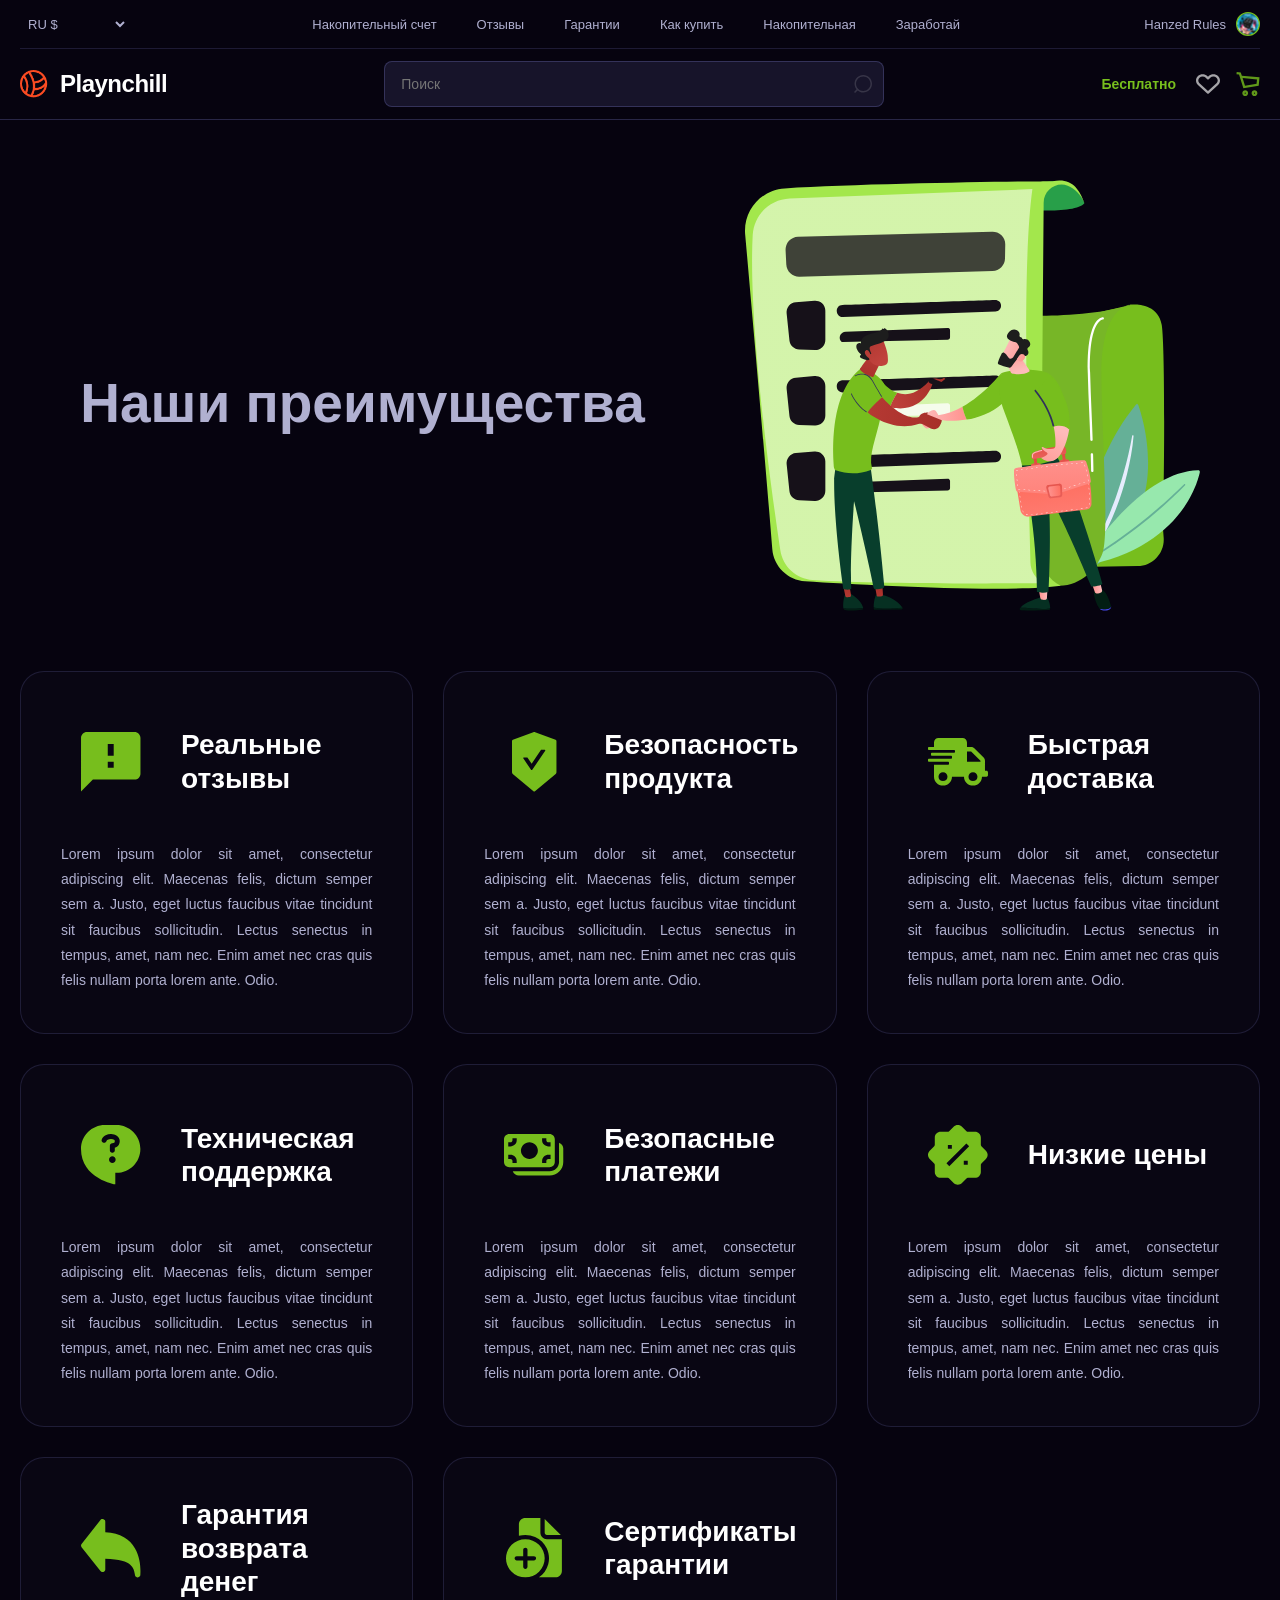
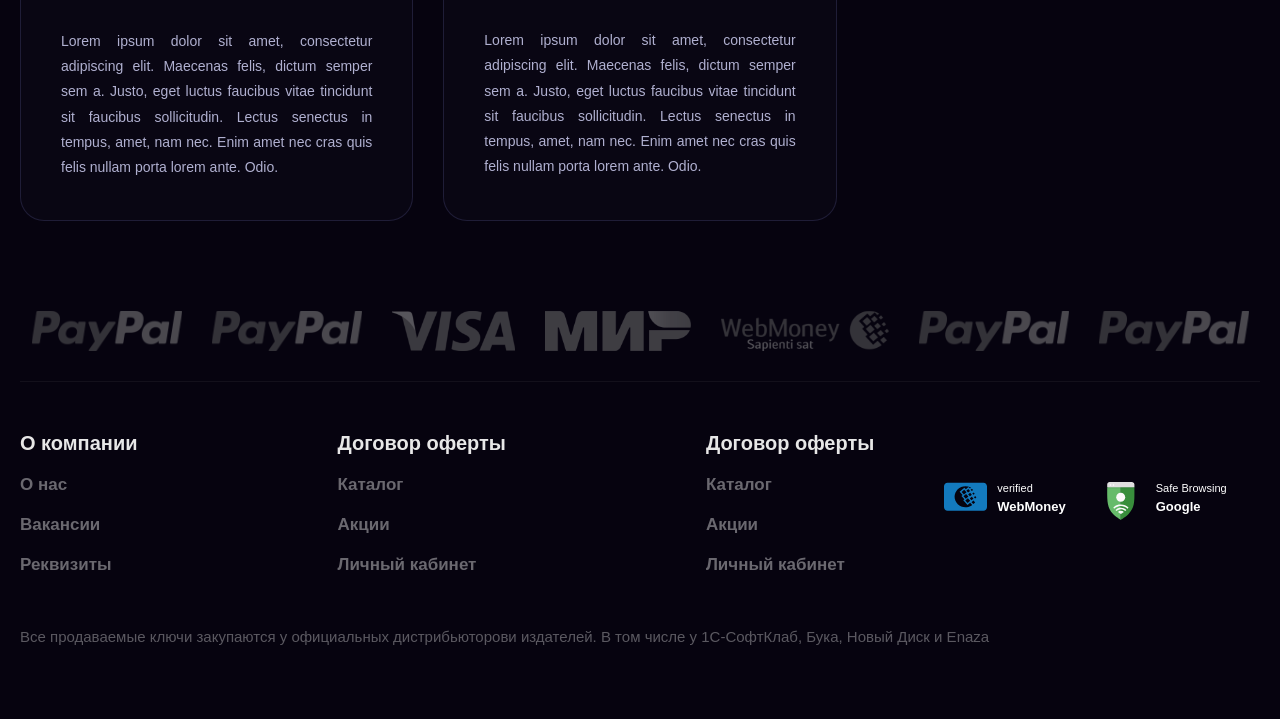
<file: Preimushestva/index.html>
<!DOCTYPE html>
<html lang="en">

<head>
    <meta charset="UTF-8">
    <meta name="viewport" content="width=device-width, initial-scale=1.0">
    <title>Document</title>
    <link rel="stylesheet" href="./style.css">
</head>

<body>
    <section id="header">
        <div class="container">
            <div class="navbar">
                <select>
                    <option value="">RU $</option>
                    <option value="">EN $</option>
                    <option value="">Русский (RU)</option>
                    <option value="">English (EN)</option>
                </select>
                <div class="navs">
                    <a href="">Накопительный счет</a>
                    <a href="">Отзывы</a>
                    <a href="">Гарантии</a>
                    <a href="">Как купить</a>
                    <a href="">Накопительная</a>
                    <a href="">Заработай</a>
                </div>
                <div class="rules">
                    <h3>Hanzed Rules</h3>
                    <img src="./icons/first.svg" alt="" title="Правила" />
                </div>
            </div>

            <div class="sec-header">
                <div class="s-name">
                    <img src="./icons/second.svg" alt="" />
                    <a href="/SPEED/index.html">
                        <h2>Playnchill</h2>
                    </a>
                </div>
                <div class="search-wrapper">
                    <input type="text" class="inp-icon" placeholder="Поиск" />
                    <img src="./icons/poisk.svg" alt="" class="search-icon" />
                </div>
                <div class="header-right">
                    <a href="" class="free-link">Бесплатно</a>
                    <div class="header-icons">
                        <img class="likeh" src="./icons/like.svg" alt="Избранное" title="Мне нравится" />
                        <img src="./icons/korzina.svg" alt="Корзина" title="Корзина" />
                    </div>
                </div>
            </div>
        </div>
    </section>

    <main>
        <div class="container">
            <div class="txt-prem">
                <h1 class="big-text1">Наши преимущества</h1>
                <img src="./icons/zakaz.svg" alt="">
            </div>
        </div>


        <div class="container">
            <div class="cards">

                <div class="card">
                    <div class="up-block">
                        <img src="./icons/!.svg" alt="">
                        <h2>Реальные отзывы</h2>
                    </div>
                    <div class="down-block">
                        <p>Lorem ipsum dolor sit amet, consectetur adipiscing elit. Maecenas felis, dictum semper sem a.
                            Justo, eget luctus faucibus vitae tincidunt sit faucibus sollicitudin. Lectus senectus in
                            tempus, amet, nam nec. Enim amet nec cras quis felis nullam porta lorem ante. Odio.</p>
                    </div>
                </div>

                <div class="card">
                    <div class="up-block">
                        <img src="./icons/bezopastnost.svg" alt="">
                        <h2>Безопасность продукта</h2>
                    </div>
                    <div class="down-block">
                        <p>Lorem ipsum dolor sit amet, consectetur adipiscing elit. Maecenas felis, dictum semper sem a.
                            Justo, eget luctus faucibus vitae tincidunt sit faucibus sollicitudin. Lectus senectus in
                            tempus, amet, nam nec. Enim amet nec cras quis felis nullam porta lorem ante. Odio.</p>
                    </div>
                </div>

                <div class="card">
                    <div class="up-block">
                        <img src="./icons/dostavka.svg" alt="">
                        <h2>Быстрая доставка</h2>
                    </div>
                    <div class="down-block">
                        <p>Lorem ipsum dolor sit amet, consectetur adipiscing elit. Maecenas felis, dictum semper sem a.
                            Justo, eget luctus faucibus vitae tincidunt sit faucibus sollicitudin. Lectus senectus in
                            tempus, amet, nam nec. Enim amet nec cras quis felis nullam porta lorem ante. Odio.</p>
                    </div>
                </div>

                <div class="card">
                    <div class="up-block">
                        <img src="./icons/vopros.svg" alt="">
                        <h2>Техническая поддержка</h2>
                    </div>
                    <div class="down-block">
                        <p>Lorem ipsum dolor sit amet, consectetur adipiscing elit. Maecenas felis, dictum semper sem a.
                            Justo, eget luctus faucibus vitae tincidunt sit faucibus sollicitudin. Lectus senectus in
                            tempus, amet, nam nec. Enim amet nec cras quis felis nullam porta lorem ante. Odio.</p>
                    </div>
                </div>

                <div class="card">
                    <div class="up-block">
                        <img src="./icons/plateji.svg" alt="">
                        <h2>Безопасные платежи</h2>
                    </div>
                    <div class="down-block">
                        <p>Lorem ipsum dolor sit amet, consectetur adipiscing elit. Maecenas felis, dictum semper sem a.
                            Justo, eget luctus faucibus vitae tincidunt sit faucibus sollicitudin. Lectus senectus in
                            tempus, amet, nam nec. Enim amet nec cras quis felis nullam porta lorem ante. Odio.</p>
                    </div>
                </div>

                <div class="card">
                    <div class="up-block">
                        <img src="./icons/prosent.svg" alt="">
                        <h2>Низкие цены</h2>
                    </div>
                    <div class="down-block">
                        <p>Lorem ipsum dolor sit amet, consectetur adipiscing elit. Maecenas felis, dictum semper sem a.
                            Justo, eget luctus faucibus vitae tincidunt sit faucibus sollicitudin. Lectus senectus in
                            tempus, amet, nam nec. Enim amet nec cras quis felis nullam porta lorem ante. Odio.</p>
                    </div>
                </div>

                <div class="card">
                    <div class="up-block">
                        <img src="./icons/strelka.svg" alt="">
                        <h2>Гарантия возврата денег</h2>
                    </div>
                    <div class="down-block">
                        <p>Lorem ipsum dolor sit amet, consectetur adipiscing elit. Maecenas felis, dictum semper sem a.
                            Justo, eget luctus faucibus vitae tincidunt sit faucibus sollicitudin. Lectus senectus in
                            tempus, amet, nam nec. Enim amet nec cras quis felis nullam porta lorem ante. Odio.</p>
                    </div>
                </div>

                <div class="card">
                    <div class="up-block">
                        <img src="./icons/papka.svg" alt="">
                        <h2>Сертификаты гарантии</h2>
                    </div>
                    <div class="down-block">
                        <p>Lorem ipsum dolor sit amet, consectetur adipiscing elit. Maecenas felis, dictum semper sem a.
                            Justo, eget luctus faucibus vitae tincidunt sit faucibus sollicitudin. Lectus senectus in
                            tempus, amet, nam nec. Enim amet nec cras quis felis nullam porta lorem ante. Odio.</p>
                    </div>
                </div>

            </div>
        </div>
    </main>


    <section class="end">
        <div class="container">
            <div class="end-dd">
                <img src="./icons/paypal.svg" alt="">
                <img src="./icons/mastercard.svg" alt="">
                <img src="./icons/visa.svg" alt="">
                <img src="./icons/мир.svg" alt="">
                <img src="./icons/webmoney.svg" alt="">
                <img src="./icons/paypal.svg" alt="">
                <img src="./icons/paypal.svg" alt="">
            </div>
            <div class="end-main">
                <div class="end-vv">
                    <div class="end-blo">
                        <h5>О компании</h5>
                        <h6>О нас</h6>
                        <h6>Вакансии</h6>
                        <h6>Реквизиты</h6>
                    </div>
                    <div class="end-blo">
                        <h5>Договор оферты</h5>
                        <h6>Каталог</h6>
                        <h6>Акции</h6>
                        <h6>Личный кабинет</h6>
                    </div>
                    <div class="end-blo">
                        <h5>Договор оферты</h5>
                        <h6>Каталог</h6>
                        <h6>Акции</h6>
                        <h6>Личный кабинет</h6>
                    </div>
                </div>
                <div class="end-bb">
                    <div class="end-uu">
                        <div class="end-oo">
                            <img src="./icons/Substract.svg" alt="">
                        </div>
                        <div class="end-ii">
                            <h6>verified</h6>
                            <h5>WebMoney</h5>
                        </div>
                    </div>
                    <div class="end-uu">
                        <div class="and-kd">
                            <img src="./icons/Google_Safe_Browsing1.svg" alt="">
                        </div>
                        <div class="end-ii">
                            <h6>Safe Browsing</h6>
                            <h5>Google</h5>
                        </div>
                    </div>
                </div>
            </div>
            <div class="end-mm">
                <p>
                    Все продаваемые ключи закупаются у официальных дистрибьюторови издателей. В том числе у 1С-СофтКлаб,
                    Бука, Новый Диск и Enaza
                </p>
            </div>
        </div>
    </section>

</body>

</html>
</file>
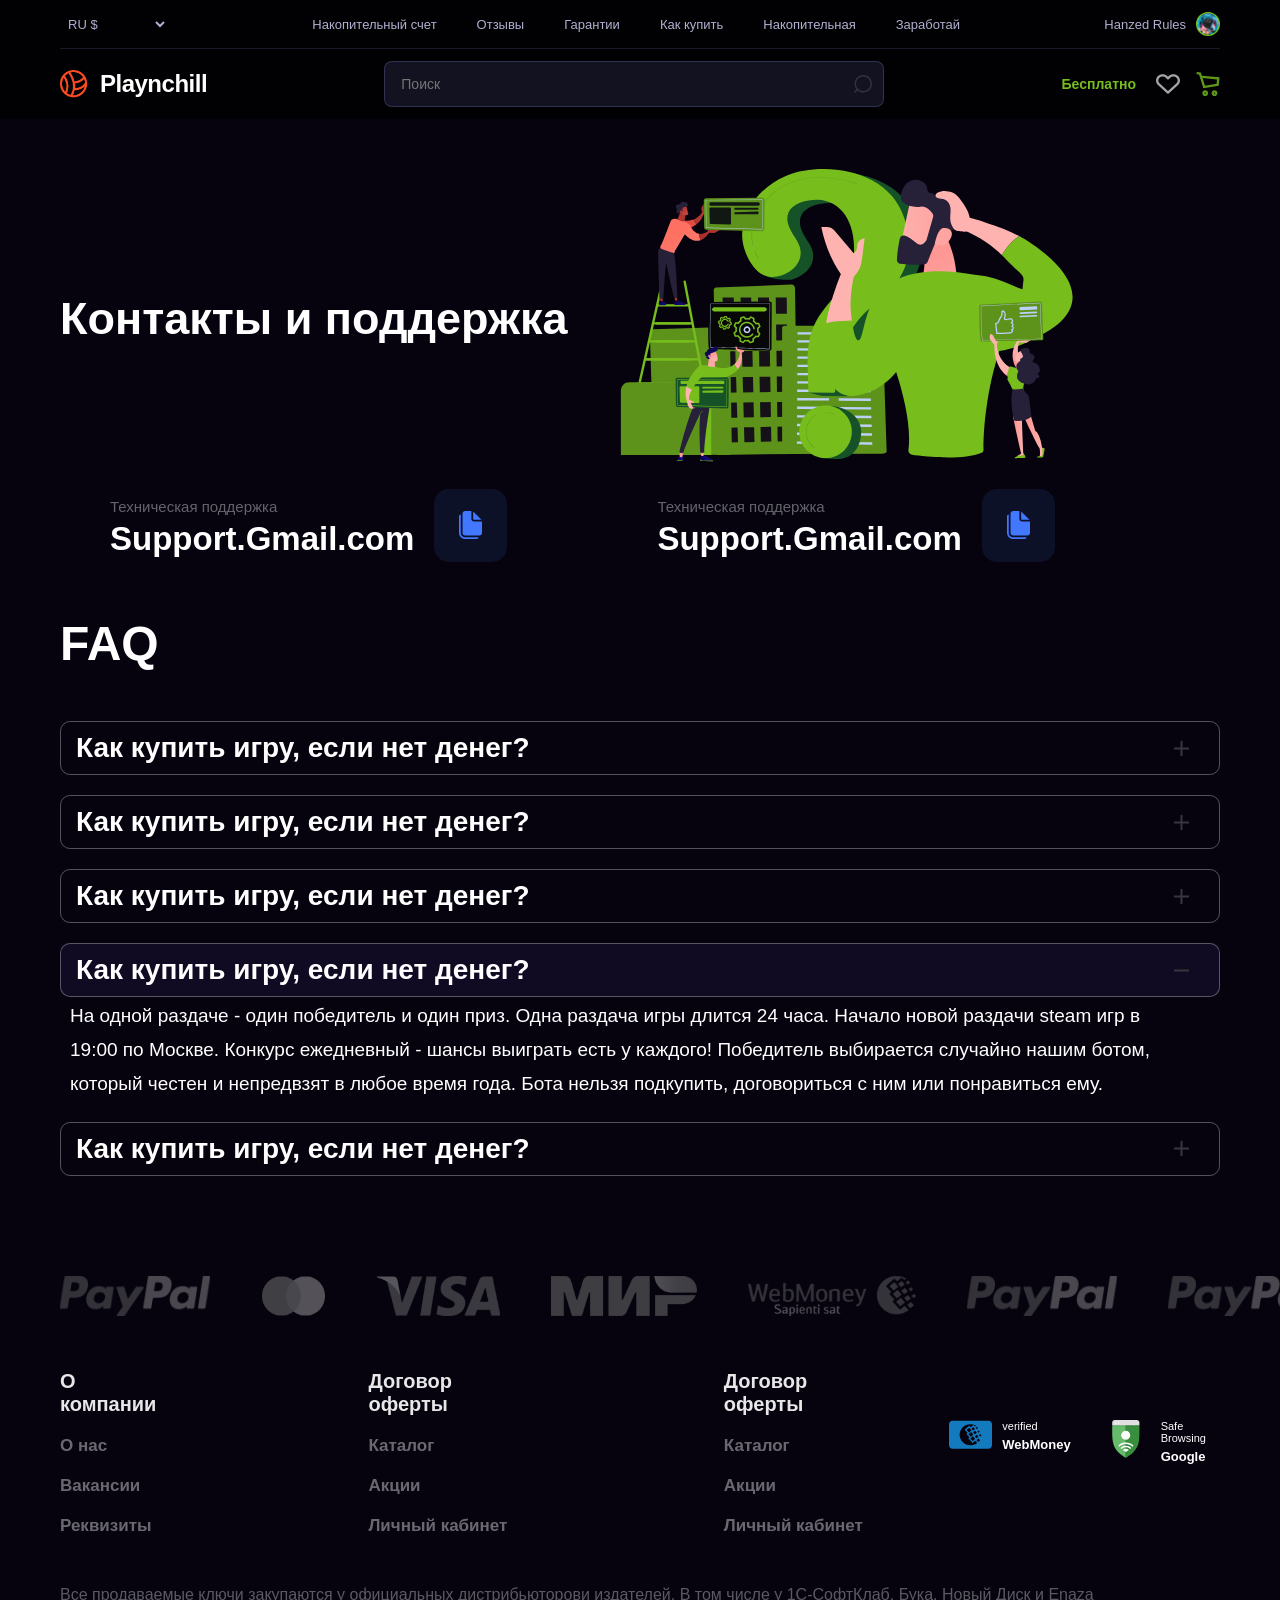
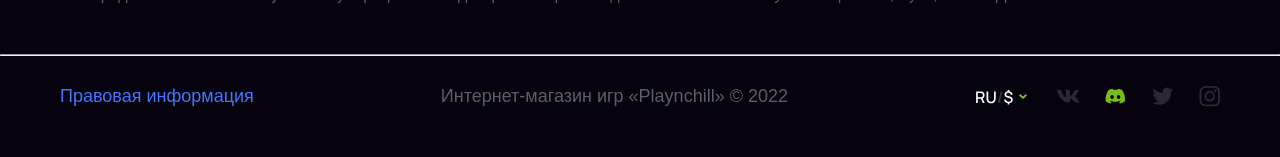
<file: хакатон4/project/index.html>
<!doctype html>
<html lang="en">
  <head>
    <meta charset="UTF-8" />
    <meta name="viewport" content="width=device-width, initial-scale=1.0" />
    <title>Document</title>
    <link rel="stylesheet" href="./style.css" />
  </head>
  <body>
    <section id="header">
      <div class="container">
        <div class="navbar">
          <select>
            <option value="">RU $</option>
            <option value="">EN $</option>
            <option value="">Русский (RU)</option>
            <option value="">English (EN)</option>
          </select>
          <div class="navs">
            <a href="">Накопительный счет</a>
            <a href="">Отзывы</a>
            <a href="">Гарантии</a>
            <a href="">Как купить</a>
            <a href="">Накопительная</a>
            <a href="">Заработай</a>
          </div>
          <div class="rules">
            <h3>Hanzed Rules</h3>
            <img
              src="./image/unsplash_C3T8KTZxTFM.svg"
              alt=""
              title="Правила"
            />
          </div>
        </div>

        <div class="sec-header">
          <div class="s-name">
            <img src="./image/image 910.svg" alt="" />
            <a href="/SPEED/index.html">
              <h2>Playnchill</h2>
            </a>
          </div>
          <div class="search-wrapper">
            <input type="text" class="inp-icon" placeholder="Поиск" />
            <img src="./image/Union (1).svg" alt="" class="search-icon" />
          </div>
          <div class="header-right">
            <a href="" class="free-link">Бесплатно</a>
            <div class="header-icons">
              <img
                class="likeh"
                src="./image/Vector 3063 (Stroke) (1).svg"
                alt="Избранное"
                title="Мне нравится"
              />
              <img src="./image/Vector.svg" alt="Корзина" title="Корзина" />
            </div>
          </div>
        </div>
      </div>
    </section>

    <section class="main">
      <div class="container">
        <div class="main">
          <div class="main-texii">
            <h1>Контакты и поддержка</h1>
            <img src="./image/Illustration.svg" alt="" />
          </div>
          <div class="cum-gl">
            <div class="main-cum">
              <div class="cum-tex">
                <h6>Техническая поддержка</h6>
                <h4>Support.Gmail.com</h4>
              </div>
              <div class="cum-img">
                <img src="./image/Group 5878.svg" alt="" />
              </div>
            </div>

            <div class="main-cum">
              <div class="cum-tex">
                <h6>Техническая поддержка</h6>
                <h4>Support.Gmail.com</h4>
              </div>
              <div class="cum-img">
                <img src="./image/Group 5878.svg" alt="" />
              </div>
            </div>
          </div>
        </div>
      </div>
    </section>

    <section class="faq">
      <div class="container">
        <div class="f-tem">
          <h1>FAQ</h1>
        </div>
        <div class="faq">
          <div class="faq-r">
            <h3>Как купить игру, если нет денег?</h3>
            <img src="./image/Group 5705.svg" alt="" />
          </div>

          <div class="faq-r">
            <h3>Как купить игру, если нет денег?</h3>
            <img src="./image/Group 5705.svg" alt="" />
          </div>

          <div class="faq-r">
            <h3>Как купить игру, если нет денег?</h3>
            <img src="./image/Group 5705.svg" alt="" />
          </div>

          <div class="far-t">
            <h3>Как купить игру, если нет денег?</h3>
            <img src="./image/Group 5705 (1).svg" alt="" />
          </div>
          <div class="far-tp">
            <p>
              На одной раздаче - один победитель и один приз. Одна раздача игры
              длится 24 часа. Начало новой раздачи steam игр в 19:00 по Москве.
              Конкурс ежедневный - шансы выиграть есть у каждого! Победитель
              выбирается случайно нашим ботом, который честен и непредвзят в
              любое время года. Бота нельзя подкупить, договориться с ним или
              понравиться ему.
            </p>
          </div>

          <div class="faq-r">
            <h3>Как купить игру, если нет денег?</h3>
            <img src="./image/Group 5705.svg" alt="" />
          </div>
        </div>
      </div>
    </section>

    <section class="end">
      <div class="container">
        <div class="end-dd">
          <img src="./image/Group 5949.svg" alt="" />
        </div>
        <div class="end">
          <div class="end-vv">
            <div class="end-blo">
              <h5>О компании</h5>
              <h6>О нас</h6>
              <h6>Вакансии</h6>
              <h6>Реквизиты</h6>
            </div>
            <div class="end-blo">
              <h5>Договор оферты</h5>
              <h6>Каталог</h6>
              <h6>Акции</h6>
              <h6>Личный кабинет</h6>
            </div>
            <div class="end-blo">
              <h5>Договор оферты</h5>
              <h6>Каталог</h6>
              <h6>Акции</h6>
              <h6>Личный кабинет</h6>
            </div>
          </div>
          <div class="end-bb">
            <div class="end-uu">
              <div class="end-oo">
                <img src="./image/Subtract.svg" alt="" />
              </div>
              <div class="end-ii">
                <h6>verified</h6>
                <h5>WebMoney</h5>
              </div>
            </div>
            <div class="end-uu">
              <div class="and-kd">
                <img src="./image/Google_Safe_Browsing (1) 1.svg" alt="" />
              </div>
              <div class="end-ii">
                <h6>Safe Browsing</h6>
                <h5>Google</h5>
              </div>
            </div>
          </div>
        </div>
        <div class="end-mm">
          <p>
            Все продаваемые ключи закупаются у официальных дистрибьюторови
            издателей. В том числе у 1С-СофтКлаб, Бука, Новый Диск и Enaza
          </p>
        </div>
      </div>
    </section>
    <hr />
    <div class="container">
      <div class="dds">
        <a href="">Правовая информация</a>
        <h6>Интернет-магазин игр «Playnchill» © 2022</h6>
        <img src="./image/Group 5296.svg" alt="" />
      </div>
    </div>
  </body>
</html>
</file>
<file: Preimushestva/style.css>
* {
  margin: 0;
  padding: 0;
  box-sizing: border-box;
  font-family: Arial;
}

body {
  background-color: #06030F;
  color: #b0b0d0;
}

#header {
  background-color: #06030F;
  border-bottom: 1px solid rgba(120, 119, 198, 0.3);
  padding: 0;
}

.container {
  max-width: 1260px;
  margin: 0 auto;
  padding: 0 20px;
}

.navbar {
  display: flex;
   justify-content: space-between;
  align-items: center;
    padding: 12px 0;
  border-bottom: 1px solid rgba(120, 119, 198, 0.2);
}

select {
  padding: 3px 4px;
  border: none;
    border-radius: 5px;
  background-color: transparent;
  color: #b0b0d0;
     font-size: 13px;
  font-weight: 500;
     cursor: pointer;
  appearance: auto;
}

select option {
  background-color: #1a1a2e;
  color: #ffffff;
}

.navs {
  display: flex;
  align-items: center;
   gap: 40px;
  flex: 1;
   justify-content: center;
}

.navs a {
  color: #b0b0d0;
  font-weight: 500;
  font-size: 13px;
  text-decoration: none;
  margin: 0;
}

.rules {
  display: flex;
  align-items: center;
  gap: 10px;
  margin-left: auto;
}

.rules h3 {
  color: #b0b0d0;
  font-size: 13px;
  font-weight: 500;
  margin: 0;
  display: flex;
  align-items: center;
  gap: 8px;
}

.rules img {
  width: 24px;
  height: 24px;
  cursor: pointer;
}

a {
  text-decoration: none;
}

.header {
  padding: 0;
}

.sec-header {
  display: flex;
  justify-content: space-between;
  align-items: center;
  padding: 12px 0;
  gap: 40px;
}

.s-name {
  display: flex;
  align-items: center;
  gap: 12px;
  flex-shrink: 0;
}

.s-name img {
  width: 28px;
  height: 28px;
}

.s-name h2 {
  color: #ffffff;
  font-size: 24px;
  font-weight: 700;
  margin: 0;
  letter-spacing: -0.5px;
}

.search-wrapper {
  flex: 1;
  display: flex;
  align-items: center;
  max-width: 500px;
  position: relative;
  gap: 5px;
}

.inp-icon {
  width: 100%;
  padding: 14px 16px;
  background-color: rgba(120, 119, 198, 0.15);
  border: 1px solid rgba(120, 119, 198, 0.3);
  border-radius: 8px;
  color: #b0b0d0;
  font-size: 14px;
  outline: none;
}

.search-icon {
  position: absolute;
  right: 12px;
  width: 18px;
  height: 18px;
  opacity: 0.7;
}

.header-right {
  display: flex;
  align-items: center;
  gap: 20px;
  flex-shrink: 0;
}

.free-link {
  color: #77be1d;
  font-weight: 600;
  font-size: 14px;
  cursor: pointer;
}

.header-icons {
  display: flex;
  align-items: center;
  gap: 16px;
}

.header-icons img {
  width: 24px;
  height: 24px;
  cursor: pointer;
  opacity: 0.8;
  transition-duration: 0.2s;
}


.container {
  max-width: 1400px;
  margin: 0 auto;
  padding: 0 20px;
}

.big-text1 {
  width: auto;
  height: 50px;
  font-size: 55px;
}

.txt-prem {
  display: flex;
  align-items: center;
  justify-content: center;
  gap: 100px;
  margin-top: 60px;
}

.txt-prem img {
  width: 455px;
  height: 431px;
}

.cards {
  display: grid;
  grid-template-columns: repeat(auto-fit, minmax(350px, 1fr));
  gap: 30px;
  margin-top: 60px;
  margin-bottom: 60px;
}

.card {
  background-color: #090613;
  border-radius: 24px;
  padding: 40px;
  display: flex;
  flex-direction: column;
  gap: 30px;
  border: 1px solid rgba(120, 119, 198, 0.2);
}


.up-block {
  display: flex;
  align-items: flex-start;
  gap: 20px;
}

.up-block img {
  width: 100px;
  height: 100px;
  padding: 20px;
  border-radius: 16px;
  flex-shrink: 0;
  object-fit: contain;
  box-sizing: border-box;
}

.up-block h2 {
  color: #ffffff;
  font-size: 28px;
  font-weight: 700;
  line-height: 1.2;
  margin: 0;
  align-self: center;
}

.down-block {
  display: flex;
  flex-direction: column;
}

.down-block p {
  color: #b0b0d0;
  font-size: 14px;
  line-height: 1.8;
  margin: 0;
  text-align: justify;
}



/* -------------------------------*/

.end-dd img {
  height: 40px;
  object-fit: contain;
  margin: 0 15px;
}

.end-dd {
  display: flex;
  justify-content: center;
  align-items: center;
  margin-top: 50px;
  padding: 30px 0;
  border-bottom: 1px solid rgba(255, 255, 255, 0.05);
}

.end-main {
  display: flex;
  margin-top: 50px;
  gap: 70px;
}

.end-vv {
  display: flex;
  gap: 200px;
}

.end-bb {
  display: flex;
  gap: 30px;
}

.end-blo h5 {
  color: rgb(231, 231, 231);
  font-size: 20px;
  font-weight: 600;
}

.end-blo h6 {
  color: rgba(255, 255, 255, 0.404);
  font-size: 17px;
  font-weight: 600;
  margin-top: 20px;
}

.end-uu {
  display: flex;
  gap: 10px;
  margin-top: 50px;
}

.end-oo img {
  width: 43px;
  height: 30px;
}

.and-kd img {
  width: 50px;
  height: 45px;
}

.end-ii h6 {
  font-size: 11px;
  font-weight: 400;
  color: white;
  margin-bottom: 5px;
}

.end-ii h5 {
  font-size: 13px;
  font-weight: 600;
  color: white;
}

.end-mm p {
  font-size: 15px;
  margin-top: 50px;
  font-weight: 400;
  color: rgba(255, 255, 255, 0.342);
  margin-bottom: 50px;
  line-height: 1.6;
}

.dds {
  display: flex;
  padding: 30px 0;
  justify-content: space-between;
  align-items: center;
  gap: 30px;
}

.dds a {
  font-size: 18px;
  font-weight: 400;
  text-decoration: none;
  color: #4277ff;
  flex-shrink: 0;
}

.dds h6 {
  font-size: 18px;
  font-weight: 400;
  color: rgba(255, 255, 255, 0.355);
  margin: 0;
  flex: 1;
  text-align: center;
}

.dds-right {
  display: flex;
  align-items: center;
  gap: 15px;
  flex-shrink: 0;
}

.dds-select {
  padding: 6px 12px;
  border: none;
  border-radius: 4px;
  background-color: transparent;
  color: rgba(255, 255, 255, 0.7);
  font-size: 14px;
  font-weight: 400;
  cursor: pointer;
  appearance: auto;
}

.dds-select option {
  background-color: #1a1a2e;
  color: #ffffff;
}

.dds-right img {
  width: 20px;
  height: 20px;
  cursor: pointer;
  opacity: 0.6;
}

.end {
  background-color: #06030F;
  padding-bottom: 20px;
}

hr {
  border: none;
  border-top: 1px solid rgba(255, 255, 255, 0.1);
  margin: 0;
  background-color: #06030F;
}

.end {
  background-color: #06030F;
}

hr {
  border: none;
  border-top: 1px solid rgba(255, 255, 255, 0.1);
  margin: 0 0;
  background-color: #06030F;
}


button:hover {
  transform: scale(1.1);
  transition: 1s;
}

button {
  cursor: pointer;
}

img {
  cursor: pointer;
}
</file>
<file: хакатон4/project/style.css>
* {
  margin: 0;
  padding: 0;
  box-sizing: border-box;
  font-family: Arial;
}
.container {
  max-width: 1200px;
  margin: 0 auto;
  padding: 0 20px;
}
body {
  background-color: #06030f;
}

.navbar {
  display: flex;
  justify-content: space-between;
  align-items: center;
  padding: 12px 0;
  border-bottom: 1px solid rgba(120, 119, 198, 0.2);
}

select {
  padding: 3px 4px;
  border: none;
  border-radius: 5px;
  background-color: transparent;
  color: #b0b0d0;
  font-size: 13px;
  font-weight: 500;
  cursor: pointer;
  appearance: auto;
}

select:hover {
  color: #ffffff;
}

select option {
  background-color: #1a1a2e;
  color: #ffffff;
}

.navs {
  display: flex;
  align-items: center;
  gap: 40px;
  flex: 1;
  justify-content: center;
}

.navs a {
  color: #b0b0d0;
  font-weight: 500;
  font-size: 13px;
  text-decoration: none;
  margin: 0;
  transition: color 0.3s ease;
}

.navs a:hover {
  color: #ffffff;
}

.rules {
  display: flex;
  align-items: center;
  gap: 10px;
  margin-left: auto;
}

.rules h3 {
  color: #b0b0d0;
  font-size: 13px;
  font-weight: 500;
  margin: 0;
  display: flex;
  align-items: center;
  gap: 8px;
}

.rules img {
  width: 24px;
  height: 24px;
}

.rules img:hover {
  transform: scale(1.1);
}

a {
  text-decoration: none;
}

.header {
  padding: 0;
}

#header {
  background-color: rgba(0, 0, 0, 0.777);
  backdrop-filter: 15px;
}

.sec-header {
  display: flex;
  justify-content: space-between;
  align-items: center;
  padding: 12px 0;
  gap: 40px;
}

.s-name {
  display: flex;
  align-items: center;
  gap: 12px;
  flex-shrink: 0;
}

.s-name img {
  width: 28px;
  height: 28px;
}

.s-name h2 {
  color: #ffffff;
  font-size: 24px;
  font-weight: 700;
  margin: 0;
  letter-spacing: -0.5px;
}

.search-wrapper {
  flex: 1;
  display: flex;
  align-items: center;
  max-width: 500px;
  position: relative;
}

.inp-icon {
  width: 100%;
  padding: 14px 16px;
  background-color: rgba(120, 119, 198, 0.15);
  border: 1px solid rgba(120, 119, 198, 0.3);
  border-radius: 8px;
  color: #b0b0d0;
  font-size: 14px;
  transition: all 0.3s ease;
  outline: none;
}

.search-icon {
  position: absolute;
  right: 12px;
  width: 18px;
  height: 18px;
  opacity: 0.7;
}

.header-right {
  display: flex;
  align-items: center;
  gap: 20px;
  flex-shrink: 0;
}

.free-link {
  color: #77be1d;
  font-weight: 600;
  font-size: 14px;
  cursor: pointer;
  transition: color 0.3s ease;
}

.free-link:hover {
  color: #8fdd23;
}

.header-icons {
  display: flex;
  align-items: center;
  gap: 16px;
}

.header-icons img {
  width: 24px;
  height: 24px;
  cursor: pointer;
  opacity: 0.8;
  transition: opacity 0.3s ease;
}

.header-icons img:hover {
  opacity: 1;
}

.main-texii {
  display: flex;
  gap: 30px;
  margin-top: 50px;
  align-items: center;
}

.main-texii img {
  width: 500px;
  height: 300px;
}

.main-texii h1 {
  font-weight: 800;
  font-size: 45px;
  color: white;
}

.main-cum {
  display: flex;
  align-items: center;
  gap: 20px;
  margin-top: 20px;
}

.cum-tex h6 {
  color: rgba(255, 255, 255, 0.379);
  font-size: 15px;
  font-weight: 500;
  margin-bottom: 5px;
}

.cum-tex h4 {
  color: white;
  font-size: 33px;
  font-weight: 600;
}

.cum-img img {
  width: 73px;
  height: 73px;
}

.cum-gl {
  display: flex;
  gap: 150px;
  margin-left: 50px;
}

.f-tem h1 {
  color: white;
  font-size: 48px;
  margin-top: 50px;
  margin-bottom: 50px;
  font-weight: 600;
}

.faq-r {
  display: flex;
  justify-content: space-between;
  align-items: center;
  border: 1px solid rgba(255, 255, 255, 0.307);
  border-radius: 10px;
  margin-bottom: 20px;
}

.far-t {
  display: flex;
  justify-content: space-between;
  align-items: center;
  border: 1px solid rgba(255, 255, 255, 0.307);
  background-color: #100a23;
  border-radius: 10px;
}
.far-t h3 {
  padding-bottom: 10px;
  padding-top: 10px;
  padding-left: 15px;
  padding-right: 15px;
  color: white;
  font-size: 28px;
  font-weight: 800;
}

.far-t img {
  width: 15px;
  height: 15px;
  margin-right: 30px;
}

.faq-r h3 {
  padding-bottom: 10px;
  padding-top: 10px;
  padding-left: 15px;
  padding-right: 15px;
  color: white;
  font-size: 28px;
  font-weight: 800;
}

.faq-r img {
  width: 15px;
  height: 15px;
  margin-right: 30px;
}

.far-tp p {
  margin-top: 2px;
  margin-bottom: 20px;
  color: white;
  font-size: 19px;
  font-weight: 500;
  line-height: 1.8;
  max-width: 1100px;
  margin-left: 10px;
}

.end-dd img {
  margin-top: 50px;
  width: 1258px;
  height: 40px;
}

.end {
  display: flex;
  margin-top: 50px;
  gap: 70px;
}

.end-vv {
  display: flex;
  gap: 200px;
}
.end-bb {
  display: flex;
  gap: 30px;
}
.end-blo h5 {
  color: rgb(231, 231, 231);
  font-size: 20px;
  font-weight: 600;
}

.end-blo h6 {
  color: rgba(255, 255, 255, 0.404);
  font-size: 17px;
  font-weight: 600;
  margin-top: 20px;
}
.end-uu {
  display: flex;
  gap: 10px;
  margin-top: 50px;
}
.end-oo img {
  width: 43px;
  height: 30px;
}

.and-kd img {
  width: 50px;
  height: 45px;
}
.end-ii h6 {
  font-size: 11px;
  font-weight: 400;
  color: white;
  margin-bottom: 5px;
}

.end-ii h5 {
  font-size: 13px;
  font-weight: 600;
  color: white;
}

.end-mm p {
  font: size 15px;
  margin-top: 50px;
  font-weight: 400;
  color: rgba(255, 255, 255, 0.342);
  margin-bottom: 50px;
}

.dds {
  display: flex;
  justify-content: space-between;
  margin-top: 30px;
  margin-bottom: 50px;
}

.dds a {
  font-size: 18px;
  font-weight: 400;
  text-decoration: none;
  color: #4277ff;
}

.dds h6 {
  font-size: 18px;
  font-weight: 400;
  color: rgba(255, 255, 255, 0.355);
}

.dds img {
  width: 245px;
  height: 21px;
}
</file>
